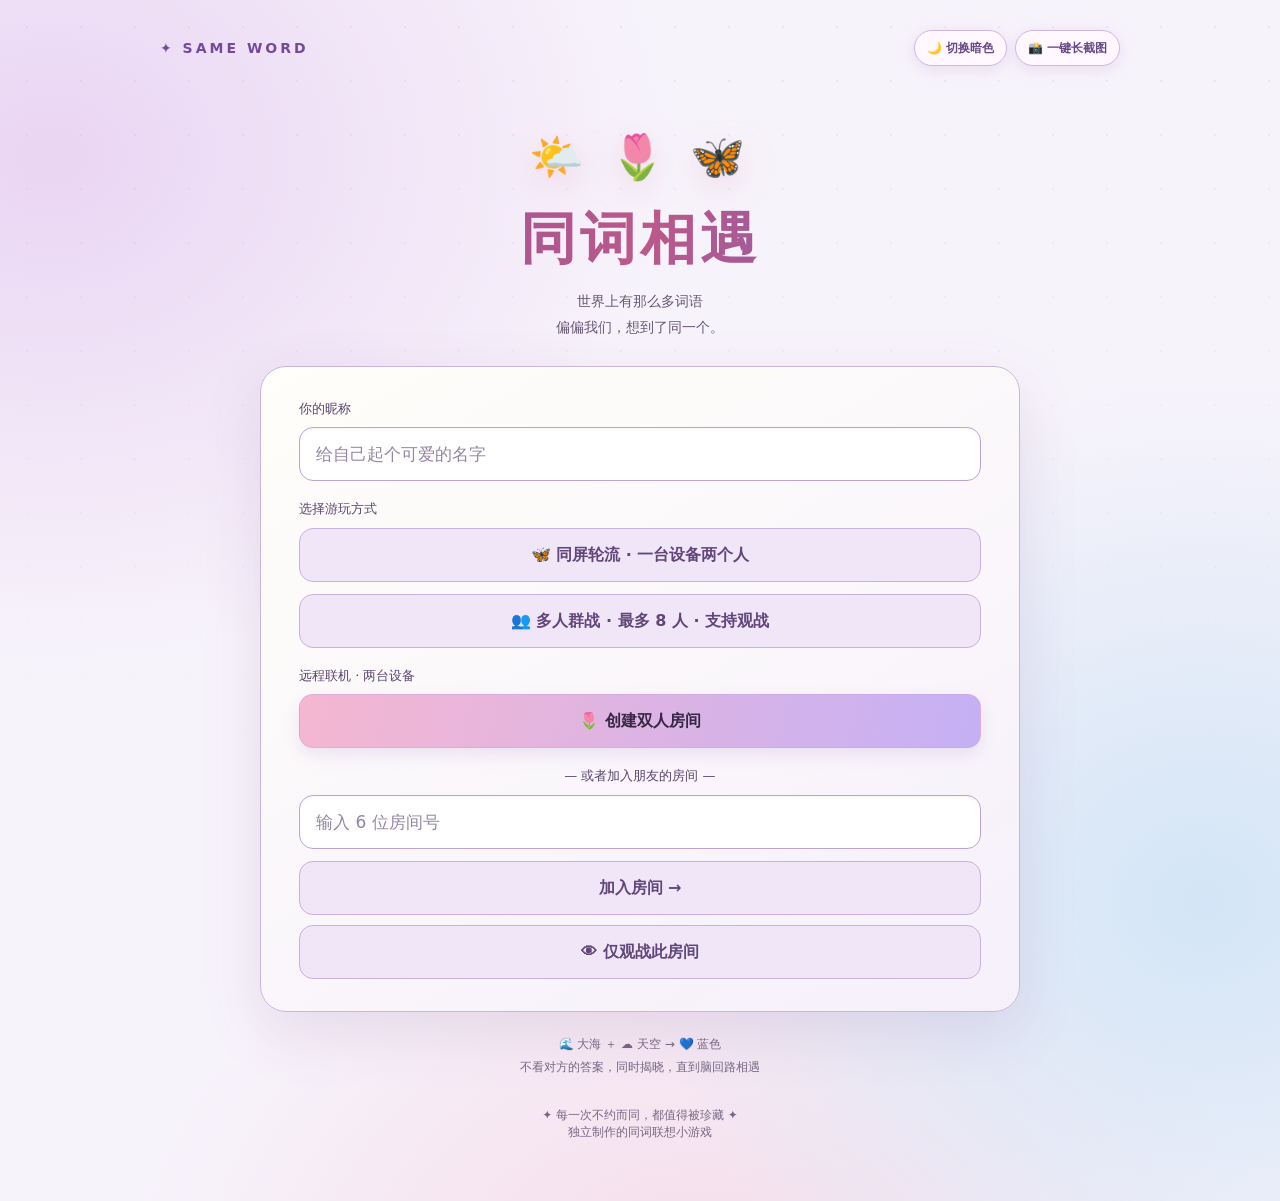
<file: index.html>
<!doctype html>
<html lang="zh-CN"><head><meta charset="UTF-8"><meta name="viewport" content="width=device-width,initial-scale=1,viewport-fit=cover"><meta name="theme-color" content="#110f22"><title>同词相遇 · 让脑电波撞个满怀</title>
<style>
:root{color-scheme:dark;--bg:#100e20;--card:#211d39;--line:#ffffff22;--muted:#aaa5c3;--pink:#ff8fbe;--purple:#9e87ff}*{box-sizing:border-box}body{margin:0;min-height:100dvh;font-family:system-ui,-apple-system,"PingFang SC","Microsoft Yahei",sans-serif;background:radial-gradient(ellipse at 20% 10%,#442758 0,transparent 48%),radial-gradient(ellipse at 85% 65%,#27375c 0,transparent 44%),var(--bg);color:#fff}body:before{content:"";position:fixed;inset:0;pointer-events:none;opacity:.4;background-image:radial-gradient(#ffffff7a 1px,transparent 1px);background-size:48px 48px;mask-image:linear-gradient(#000,transparent)}main{position:relative;width:min(540px,calc(100% - 36px));margin:auto;padding:30px 0 60px}.top{display:flex;align-items:center;justify-content:space-between;gap:15px}.logo{font-size:14px;font-weight:800;letter-spacing:3px;color:#f3a4cb}.pill{border:1px solid var(--line);border-radius:30px;padding:7px 12px;font-size:12px;color:#d8d2ea;background:#ffffff0d}.hero{text-align:center;padding:44px 0 25px}.stars{font-size:39px;margin-bottom:12px;filter:drop-shadow(0 0 20px #e88cfa)}h1{font-size:clamp(36px,9vw,56px);margin:0;font-weight:850;letter-spacing:3px;background:linear-gradient(100deg,#fff,#ffafcd,#b4a1ff);background-clip:text;-webkit-text-fill-color:transparent}.sub{color:#c8c2db;font-size:14px;line-height:1.9;margin-top:16px}.card{background:linear-gradient(140deg,#29233fdd,#19172ddd);border:1px solid var(--line);border-radius:26px;padding:25px;box-shadow:0 24px 60px #0003;backdrop-filter:blur(20px)}.label{font-size:13px;color:#bbb5d2;margin:18px 0 9px}.label:first-child{margin-top:0}input{width:100%;outline:none;background:#120f24;border:1px solid #ffffff30;color:white;font-size:17px;border-radius:14px;padding:15px 16px;font-family:inherit}input:focus{border-color:#c4a0ff;box-shadow:0 0 0 3px #ad89ff20}button{cursor:pointer;font-family:inherit;font-weight:700}button:disabled{opacity:.45;cursor:not-allowed}.btn{display:block;width:100%;border:0;border-radius:14px;padding:15px 16px;font-size:16px;color:#231329;background:linear-gradient(100deg,#ffb0ca,#b5a3ff);transition:transform .15s}.btn:active{transform:scale(.98)}.secondary{background:#ffffff0e;border:1px solid #ffffff32;color:#fff}.split{display:grid;grid-template-columns:1fr 1fr;gap:12px;margin-top:12px}.hint{text-align:center;font-size:12px;line-height:1.9;color:#a8a0bd;margin-top:21px}.hidden{display:none!important}.status{color:#c3bdd5;text-align:center;line-height:1.8;font-size:14px}.roomhead{display:flex;justify-content:space-between;gap:12px;align-items:center}.code{font-size:26px;font-weight:850;letter-spacing:5px;color:#ffd6ec}.smallbtn{border:1px solid #ffffff30;background:#ffffff10;color:#eee;padding:9px 12px;border-radius:11px;font-size:12px}.people{display:flex;gap:10px;margin:20px 0}.person{flex:1;min-width:0;padding:14px 10px;background:#ffffff0c;border:1px solid #ffffff1d;border-radius:13px;text-align:center}.avatar{font-size:26px;margin-bottom:5px}.person strong{display:block;overflow:hidden;text-overflow:ellipsis;white-space:nowrap;font-size:13px}.person span{display:block;color:#aaa5c2;font-size:12px;margin-top:4px}.round{text-align:center;font-size:13px;letter-spacing:2px;color:#c7b1ff;margin:20px 0 8px}.prompt{text-align:center;color:#fff;font-size:24px;font-weight:800;margin:7px 0 15px}.prior{display:flex;align-items:center;justify-content:center;gap:8px;flex-wrap:wrap;margin:9px 0 20px}.wordchip{padding:10px 14px;background:#ffffff12;border:1px solid #ffffff30;border-radius:13px;font-weight:700}.joinnotice{padding:12px;background:#fff1;border:1px solid #ffffff15;border-radius:12px;margin:16px 0;font-size:13px;color:#d6cde3;line-height:1.7}.result{display:flex;align-items:center;gap:12px;margin:18px 0}.result>div{flex:1;padding:18px 8px;border-radius:16px;background:#ffffff12;text-align:center;overflow:hidden}.result small{display:block;color:#bbb1ce;font-size:12px;margin-bottom:8px}.result strong{font-size:22px;overflow-wrap:anywhere}.vs{color:#bca4f5;font-weight:800}.win{text-align:center;padding:12px 0}.win .emoji{font-size:52px}.win h2{font-size:29px;background:linear-gradient(90deg,#ffc5da,#c5b5ff);background-clip:text;-webkit-text-fill-color:transparent}.hist{padding:13px 0;border-top:1px solid #ffffff15;color:#bbb5d0;font-size:13px;display:flex;justify-content:space-between;gap:8px}.footer{text-align:center;font-size:12px;color:#79738b;margin-top:28px}.notice{position:fixed;bottom:18px;left:50%;transform:translateX(-50%);padding:12px 17px;border-radius:12px;background:#f1d5ff;color:#2e1746;box-shadow:0 8px 30px #0008;font-size:13px;z-index:10;max-width:90vw}.anim{animation:float 4s ease-in-out infinite}@keyframes float{50%{transform:translateY(-8px)}}@media(max-width:380px){.card{padding:18px}h1{letter-spacing:1px}.code{font-size:21px}}
.trace-list{display:flex;flex-direction:column;gap:14px;margin-top:16px}.trace-round{padding:14px;border:1px solid #ffffff18;border-radius:18px;background:#ffffff08}.trace-label{font-size:12px;font-weight:700;color:#c7bbde;margin-bottom:10px}.trace-row{display:grid;grid-template-columns:minmax(0,1fr) 22px minmax(0,1fr);gap:10px;align-items:center}.trace-pill{min-width:0;min-height:62px;padding:12px 8px;border-radius:16px;display:flex;align-items:center;justify-content:center;font-weight:800;font-size:19px;line-height:1.35;text-align:center;overflow-wrap:anywhere;box-shadow:inset 0 1px 0 #ffffff55}.trace-pill.left{background:linear-gradient(145deg,#eee7ff,#ded3fa);color:#57447f}.trace-pill.right{background:linear-gradient(145deg,#e6fbfa,#cdf1f0);color:#286d73}.trace-x{text-align:center;font-weight:800;color:#bdb3d3;font-size:19px}.trace-round.matched{border-color:#fbbbdc80;box-shadow:0 0 22px #ef8fc51c}.trace-heading{text-align:center;padding:10px 0 4px}.trace-heading strong{display:block;font-size:20px}.trace-heading span{display:block;font-size:12px;color:#aaa0bd;margin-top:8px}.trace-round.current{margin:16px 0}.trace-round.current .trace-pill{min-height:74px;font-size:22px}@media(max-width:380px){.trace-row{gap:5px;grid-template-columns:minmax(0,1fr) 18px minmax(0,1fr)}.trace-pill{min-height:54px;font-size:16px;padding:10px 5px}}
/* Unified round-by-round answer cards */
.trace-list{display:flex;flex-direction:column;gap:13px;margin-top:15px}.trace-round{background:#ffffff08;border:1px solid #ffffff17;border-radius:18px;padding:14px}.trace-round-label{font-size:12px;color:#c4b9d9;font-weight:700;margin-bottom:10px}.trace-row{display:grid;grid-template-columns:minmax(0,1fr) 25px minmax(0,1fr);gap:9px;align-items:center}.trace-pill{border-radius:15px;min-height:59px;padding:11px 8px;display:flex;align-items:center;justify-content:center;font-weight:800;font-size:19px;text-align:center;overflow-wrap:anywhere;word-break:break-word}.trace-pill.left{background:linear-gradient(140deg,#eee6ff,#ded6fa);color:#584489}.trace-pill.right{background:linear-gradient(140deg,#dffff9,#d5f2f0);color:#28747a}.trace-x{text-align:center;color:#bbb0d1;font-size:20px;font-weight:800}.trace-header{text-align:center;padding:12px 0 5px}.trace-header strong{display:block;font-size:21px}.trace-header span{display:block;color:#b6aac9;font-size:12px;margin-top:7px}.trace-match{border-color:#ffb0d58c;box-shadow:0 0 20px #ffa5d21c}.trace-match .trace-pill{box-shadow:0 0 0 2px #ffffff40 inset}@media(max-width:420px){.trace-round{padding:11px}.trace-pill{font-size:16px;min-height:53px}.trace-row{gap:6px;grid-template-columns:minmax(0,1fr) 20px minmax(0,1fr)}}

/* Theme and screenshot controls */
:root{--ambient-1:#442758;--ambient-2:#27375c;--panel-a:#29233fdd;--panel-b:#19172ddd;--field:#120f24;--ink:#fff;--secondary-ink:#c8c2db}
body{background:radial-gradient(ellipse at 20% 10%,var(--ambient-1) 0,transparent 48%),radial-gradient(ellipse at 85% 65%,var(--ambient-2) 0,transparent 44%),var(--bg);color:var(--ink)}
.card{background:linear-gradient(140deg,var(--panel-a),var(--panel-b))}
input{background:var(--field);color:var(--ink)}.sub{color:var(--secondary-ink)}
.top{flex-wrap:wrap}.top-actions{display:flex;align-items:center;gap:8px;flex-wrap:wrap}.toolbtn{border:1px solid var(--line);border-radius:24px;padding:9px 12px;background:#ffffff14;color:var(--ink);font-size:12px;white-space:nowrap}
html[data-theme="light"]{color-scheme:light;--bg:#f7f4ff;--ambient-1:#ecdef9;--ambient-2:#e5eafa;--panel-a:#fffffff7;--panel-b:#f4f0fff7;--field:#fff;--ink:#352a4a;--secondary-ink:#726884;--line:#75639730}
html[data-theme="light"] .pill{color:#645979;background:#ffffff88}
html[data-theme="light"] .label,html[data-theme="light"] .round,html[data-theme="light"] .trace-label,html[data-theme="light"] .trace-round-label{color:#66577e}
html[data-theme="light"] .hint,html[data-theme="light"] .status,html[data-theme="light"] .footer,html[data-theme="light"] .trace-heading span,html[data-theme="light"] .trace-header span{color:#817390}
html[data-theme="light"] .prompt,html[data-theme="light"] .trace-heading strong{color:#382e4e}
html[data-theme="light"] .card{border-color:#786b982e;box-shadow:0 18px 48px #59417c18}
html[data-theme="light"] .secondary,html[data-theme="light"] .smallbtn,html[data-theme="light"] .toolbtn{background:#eee7fb;color:#4f4165;border-color:#b9a8d64d}
html[data-theme="light"] .person,html[data-theme="light"] .wordchip,html[data-theme="light"] .trace-round{background:#f1edfa;border-color:#c7badf55}
html[data-theme="light"] .joinnotice{background:#f3ecfb;border-color:#d1c6e855;color:#695b7b}
html[data-theme="light"] .person span,html[data-theme="light"] .trace-x{color:#857791}
html[data-theme="light"] .hist{color:#655977;border-color:#d3c7e9}
html[data-theme="light"] .code{color:#9d5298}
html[data-theme="light"] .pill,html[data-theme="light"] input{border-color:#cbbddd}
html[data-theme="light"] .win h2{background-image:linear-gradient(90deg,#c45b8e,#7754ae)}
html[data-theme="light"] body:before{opacity:.15}
@media(max-width:460px){.top{justify-content:center}.top-actions{justify-content:center}.pill{display:none}main{padding-top:17px}}

/* Word-card legibility and action placement */
.trace-row .trace-pill,.trace-list .trace-pill{display:flex!important;visibility:visible!important;opacity:1!important;font-size:clamp(16px,4.2vw,22px)!important;line-height:1.45!important;font-weight:800!important;text-align:center!important;white-space:normal!important;overflow-wrap:anywhere!important}
.trace-row .trace-pill.left{color:#513e85!important;-webkit-text-fill-color:#513e85!important;background:#e8e0fa!important}
.trace-row .trace-pill.right{color:#286d73!important;-webkit-text-fill-color:#286d73!important;background:#d9f5f3!important}
.trace-row .trace-x{color:#b0a5c9!important;-webkit-text-fill-color:#b0a5c9!important}
.trace-row .trace-pill span{color:inherit!important;-webkit-text-fill-color:inherit!important}
.trace-label,.trace-round-label{font-weight:750;color:var(--ink);margin-bottom:10px}
.action-first{margin:3px 0 18px!important;position:relative;z-index:1}

/* Refined atmospheric surfaces: lavender dawn / deep midnight */
html[data-theme="dark"]{--bg:#0c1026;--ambient-1:#513363;--ambient-2:#243960;--panel-a:#29233ff0;--panel-b:#17182ff2}
html[data-theme="light"]{--bg:#fcfaff;--ambient-1:#f2dff5;--ambient-2:#dceffa;--panel-a:#fffefaef;--panel-b:#f7f2fff0}
body{background:
radial-gradient(ellipse 48% 36% at 9% 8%,var(--ambient-1),transparent 100%),
radial-gradient(ellipse 44% 38% at 92% 66%,var(--ambient-2),transparent 100%),
radial-gradient(ellipse 45% 34% at 55% 100%,#51406a30,transparent 100%),
var(--bg);background-attachment:fixed}
body:before{opacity:.3;background-image:radial-gradient(circle,#c8bfff99 1px,transparent 1.4px);background-size:54px 54px;mask-image:linear-gradient(180deg,#000b,transparent 95%)}
html[data-theme="light"] body:before{opacity:.22;background-image:radial-gradient(circle,#9379bfab 1px,transparent 1.5px)}
.card{border:1px solid var(--line);box-shadow:0 22px 65px #0505143e,inset 0 1px 0 #ffffff14}
html[data-theme="light"] .card{box-shadow:0 22px 65px #70548b1e,inset 0 1px 0 #fff}
.trace-round{box-shadow:inset 0 1px 0 #ffffff0c}
html[data-theme="light"] .trace-round{background:linear-gradient(140deg,#ffffffd9,#f1eaffc9)}
.trace-pill{box-shadow:inset 0 2px 0 #ffffffa0,0 4px 14px #100c2a13}
.btn{box-shadow:0 7px 22px #bd95ea24}

/* Adaptive decoration and wide, full-page captures */
:root{--accent:#c8abff;--icon-tone:#e4c5ff;--hairline:#ffffff25}
html[data-theme="light"]{--accent:#8868bb;--icon-tone:#a274bf;--hairline:#b59acb61}
.top .logo{color:var(--icon-tone)}
.toolbtn{display:inline-flex;align-items:center;justify-content:center;gap:6px;transition:background .2s,box-shadow .2s,transform .2s}
.toolbtn:hover{transform:translateY(-1px);box-shadow:0 4px 16px #8161ae29}
html[data-theme="light"] .toolbtn{box-shadow:inset 0 1px 0 #fff,0 3px 12px #896bac15}
html[data-theme="light"] .stars{filter:drop-shadow(0 5px 13px #e4a1cc77)}
html[data-theme="dark"] .stars{filter:drop-shadow(0 0 19px #b78fff95)}
html[data-theme="light"] .person{box-shadow:inset 0 1px #fff}
html[data-theme="light"] .wordchip{color:#6c4b8d;background:#f1e9ff}
html[data-theme="light"] .trace-label,html[data-theme="light"] .trace-round-label{color:#77648f}
html[data-theme="light"] .code{color:#ad68ae}
html[data-theme="light"] .btn{background:linear-gradient(110deg,#ffd4e6,#ded1ff);color:#493254}
html[data-theme="dark"] .btn{background:linear-gradient(110deg,#ffb2cf,#b6a4ff)}
html[data-theme="light"] .smallbtn:hover{background:#e2d6f5}
body[data-capturing="true"] .top-actions{visibility:visible}
@media(min-width:850px){main{width:min(760px,calc(100% - 80px));max-width:none}.hero{padding-top:56px}.card{padding:32px 38px}}
@media(min-width:1300px){main{width:min(810px,calc(100% - 100px))}}

/* Delicate theme-aware iconography */
html[data-theme="light"] .stars{font-family:Georgia,'Times New Roman',serif;font-weight:400;letter-spacing:.28em;color:#ac83c9;font-size:40px;filter:drop-shadow(0 6px 12px #b985d433)}
html[data-theme="light"] .logo{letter-spacing:.17em;color:#9062ad}
html[data-theme="light"] .toolbtn{color:#795a9f}
html[data-theme="light"] .top-actions{filter:drop-shadow(0 2px 9px #cda7de22)}
html[data-theme="light"] .trace-pill.left,html[data-theme="light"] .trace-pill.right{box-shadow:inset 0 1px 0 #ffffffb5,0 8px 18px #9d83bd18}

/* Light theme contrast refinement: lavender ink + rose accents */
html[data-theme="light"]{--bg:#f5f1fc;--ambient-1:#e9d6f4;--ambient-2:#d6e5f6;--panel-a:#fffefd;--panel-b:#f5effd;--ink:#342747;--secondary-ink:#65577c;--field:#ffffff;--line:#8d73b43b}
html[data-theme="light"] body{background:radial-gradient(ellipse 48% 42% at 4% 13%,#ead5f3 0,transparent 100%),radial-gradient(ellipse 44% 43% at 94% 75%,#d3e5f6 0,transparent 100%),radial-gradient(ellipse 45% 40% at 55% 110%,#f5dbe9 0,transparent 100%),#f7f3fb;color:#352947}
html[data-theme="light"] body:before{opacity:.19;background-image:radial-gradient(#a38bc4 1px,transparent 1.5px)}
html[data-theme="light"] h1{background:linear-gradient(105deg,#8e509b,#bb598a 51%,#725bb8)!important;background-clip:text!important;-webkit-background-clip:text!important;color:#99598e!important;-webkit-text-fill-color:transparent!important;text-shadow:none}
html[data-theme="light"] .stars{color:#8052ad!important;filter:none!important;text-shadow:0 4px 16px #af86d04a}
html[data-theme="light"] .logo{color:#744a9c;font-weight:850}
html[data-theme="light"] .sub{color:#675875;font-weight:500}
html[data-theme="light"] .card{background:linear-gradient(150deg,#fffefa,#f6f0fb);border:1px solid #cbb6db;box-shadow:0 20px 60px #6c438520,inset 0 1px #fff}
html[data-theme="light"] .label{color:#5a456f;font-weight:650}
html[data-theme="light"] input{background:#fff;color:#342848;border:1.5px solid #bba5d5;box-shadow:inset 0 1px 3px #604a7010}
html[data-theme="light"] input::placeholder{color:#9486a3;opacity:1}
html[data-theme="light"] input:focus{border-color:#8a5fc1;box-shadow:0 0 0 3px #a779d22a}
html[data-theme="light"] .btn{background:linear-gradient(105deg,#f5b7d1,#c5b0f5)!important;color:#372745!important;border:1px solid #bfa0df65;box-shadow:0 7px 16px #9d70c727}
html[data-theme="light"] .btn.secondary{background:#f0e6f8!important;border:1px solid #c8b0df;color:#62467a!important;box-shadow:none}
html[data-theme="light"] .btn:hover{filter:brightness(.985)}
html[data-theme="light"] .toolbtn,html[data-theme="light"] .smallbtn{background:#fff9ff;color:#664886;border:1px solid #ccb7e0;box-shadow:0 4px 12px #987ab419}
html[data-theme="light"] .hint,html[data-theme="light"] .status,html[data-theme="light"] .footer{color:#786785}
html[data-theme="light"] .wordchip{background:#eae0f7;color:#62447e;border:1px solid #c8b4e0}
html[data-theme="light"] .trace-round{background:#f9f5fe;border:1px solid #dccce9;box-shadow:none}
html[data-theme="light"] .joinnotice{background:#eee6f7;color:#614c76;border-color:#d8c6e8}
html[data-theme="light"] .person{background:#f1eaf8;color:#4f3e63;border-color:#d4c2e5}
html[data-theme="light"] .trace-heading strong,html[data-theme="light"] .prompt{color:#403053}
html[data-theme="light"] .trace-heading span,html[data-theme="light"] .trace-label,html[data-theme="light"] .trace-round-label{color:#735f87}
html[data-theme="light"] .trace-pill.left{background:#e7ddfa!important;color:#564080!important;-webkit-text-fill-color:#564080!important}
html[data-theme="light"] .trace-pill.right{background:#d6f0ed!important;color:#24696d!important;-webkit-text-fill-color:#24696d!important}

/* Large completion illustration: keep the winning word only in the final timeline card */
.win{padding:24px 8px 18px;text-align:center}
.win .emoji{font-size:52px;line-height:1.5;letter-spacing:.16em;filter:drop-shadow(0 4px 16px #d599ff50)}
.win h2{font-size:clamp(27px,5vw,36px);margin:15px 0;font-weight:850;line-height:1.3}
.win .status{font-size:14px;margin:16px 0 28px;line-height:2}
#won .btn,#localWin .btn{margin:24px 0 8px}
html[data-theme="light"] .win .emoji{font-family:Georgia,'Times New Roman',serif;color:#a26bbc;filter:none}
html[data-theme="light"] .win h2{background:none!important;color:#9c5492!important;-webkit-text-fill-color:#9c5492!important}

/* Colorful, theme-specific illustrations — not monochrome glyphs */
html[data-theme="light"] .stars{font-family:system-ui,'Apple Color Emoji','Segoe UI Emoji',sans-serif!important;letter-spacing:.14em!important;font-size:clamp(30px,6vw,44px)!important;color:inherit!important;filter:drop-shadow(0 9px 15px #e6a4bb55)!important;text-shadow:none!important;white-space:nowrap}
html[data-theme="dark"] .stars{font-family:system-ui,'Apple Color Emoji','Segoe UI Emoji',sans-serif;letter-spacing:.12em;white-space:nowrap}
html[data-theme="light"] .win .emoji{font-family:system-ui,'Apple Color Emoji','Segoe UI Emoji',sans-serif!important;font-size:clamp(42px,8vw,62px);letter-spacing:.12em;filter:drop-shadow(0 8px 15px #eda6cf55)!important}
html[data-theme="light"] .btn{font-weight:750}

/* Night hero: balanced luminous moon-and-stars motif */
html[data-theme="dark"] .stars{font-family:system-ui,'Apple Color Emoji','Segoe UI Emoji',sans-serif!important;font-size:clamp(33px,6vw,46px)!important;letter-spacing:.13em!important;line-height:1.6;filter:drop-shadow(0 6px 16px #b99cff55)!important;white-space:nowrap}
html[data-theme="dark"] .hero h1{letter-spacing:.07em}

/* Small-screen rendering and accessibility optimizations */
@media(prefers-reduced-motion:reduce){.anim{animation:none!important}.btn,.toolbtn{transition:none!important}*{scroll-behavior:auto!important}}
@media(max-width:600px){.card{backdrop-filter:none;-webkit-backdrop-filter:none}body{background-attachment:scroll}}

/* Theme invariant layout metrics: colors and icons change, geometry does not. */
.hero .stars,html[data-theme="light"] .hero .stars,html[data-theme="dark"] .hero .stars{
font-family:system-ui,'Apple Color Emoji','Segoe UI Emoji',sans-serif!important;
font-size:clamp(33px,6vw,44px)!important;
line-height:1.6!important;
letter-spacing:.13em!important;
font-weight:400!important;
margin-bottom:12px!important;
min-height:1.6em;
}
.hero h1,html[data-theme="light"] .hero h1,html[data-theme="dark"] .hero h1{
font-size:clamp(36px,9vw,56px)!important;
line-height:1.2!important;
letter-spacing:.07em!important;
margin:0!important;
}
.hero .sub,html[data-theme="light"] .hero .sub,html[data-theme="dark"] .hero .sub{
font-size:14px!important;line-height:1.9!important;margin-top:16px!important;
}

/* Theme-neutral typography and icon geometry. Theme CSS only controls colors/effects. */
html[data-theme="light"] .logo,html[data-theme="dark"] .logo{font-size:14px!important;font-weight:800!important;letter-spacing:3px!important;line-height:1.35!important}
html[data-theme="light"] .sub,html[data-theme="dark"] .sub{font-size:14px!important;font-weight:400!important;line-height:1.9!important}
html[data-theme="light"] .label,html[data-theme="dark"] .label{font-size:13px!important;font-weight:400!important;line-height:1.5!important}
html[data-theme="light"] .btn,html[data-theme="dark"] .btn{font-size:16px!important;font-weight:700!important;line-height:normal!important}
html[data-theme="light"] .toolbtn,html[data-theme="dark"] .toolbtn{font-size:12px!important;font-weight:700!important;line-height:1.35!important}
html[data-theme="light"] .person .avatar,html[data-theme="dark"] .person .avatar{font-size:26px!important;line-height:1.35!important}
html[data-theme="light"] .win .emoji,html[data-theme="dark"] .win .emoji{font-family:system-ui,'Apple Color Emoji','Segoe UI Emoji',sans-serif!important;font-size:clamp(42px,8vw,62px)!important;line-height:1.5!important;letter-spacing:.12em!important;font-weight:400!important}

/* Light/dark mode must never change control geometry. Keep theme colors. */
html[data-theme="light"] input,html[data-theme="dark"] input,
html[data-theme="light"] textarea,html[data-theme="dark"] textarea{
box-sizing:border-box!important;border-width:1px!important;border-style:solid!important;
min-height:54px!important;padding:15px 16px!important;line-height:22px!important;
}
html[data-theme="light"] .btn,html[data-theme="dark"] .btn{
box-sizing:border-box!important;border-width:1px!important;border-style:solid!important;
min-height:54px!important;padding:15px 16px!important;line-height:22px!important;
}
html[data-theme="light"] .toolbtn,html[data-theme="dark"] .toolbtn,
html[data-theme="light"] .smallbtn,html[data-theme="dark"] .smallbtn{
box-sizing:border-box!important;border-width:1px!important;border-style:solid!important;
}

.room-tip{display:inline-flex;align-items:center;justify-content:center;width:19px;height:19px;margin-left:6px;border-radius:50%;border:1px solid currentColor;background:transparent;color:inherit;font-size:12px;font-weight:700;vertical-align:middle;cursor:help;padding:0}.room-tip:focus-visible{outline:2px solid #b99cff;outline-offset:2px}.room-tip-wrap{position:relative;display:inline-flex;align-items:center}.room-tip-text{display:none;position:absolute;z-index:10;top:calc(100% + 9px);left:0;width:min(300px,80vw);padding:11px 13px;border:1px solid #9f88bd70;border-radius:12px;background:#302943;color:#f9f3ff;font-size:12px;line-height:1.65;font-weight:400;letter-spacing:normal;box-shadow:0 12px 26px #0004}.room-tip-wrap:focus-within .room-tip-text,.room-tip-wrap:hover .room-tip-text{display:block}html[data-theme="light"] .room-tip-text{background:#fffafc;color:#604875;border-color:#d6c0e4}

.room-tip{position:relative;display:inline-flex;align-items:center;justify-content:center;width:21px;height:21px;margin-left:6px;border:1px solid #2c9c59;border-radius:50%;background:linear-gradient(160deg,#a6ffbd 0%,#43d67b 44%,#15964e 100%);color:#fff;font-size:13px;font-weight:850;line-height:1;box-shadow:inset 0 2px 2px #ffffff87,inset 0 -2px 2px #075b3260,0 3px 8px #269c5870;cursor:pointer;padding:0;text-shadow:0 1px 1px #146f40}
.room-tip::before{content:"";position:absolute;top:2px;left:4px;right:4px;height:4px;border-radius:100%;background:#ffffff6b;pointer-events:none}
.room-tip:hover{filter:brightness(1.06)}
.room-tip-wrap{position:relative;display:inline-flex;align-items:center}
.room-tip-text{display:none;position:absolute;z-index:30;top:calc(100% + 9px);left:0;width:min(300px,80vw);padding:11px 13px;border:1px solid #9f88bd70;border-radius:12px;background:#302943;color:#f9f3ff;font-size:12px;line-height:1.65;font-weight:400;letter-spacing:normal;box-shadow:0 12px 26px #0004}
.room-tip-wrap:hover .room-tip-text,.room-tip-wrap:focus-within .room-tip-text{display:block}
html[data-theme="light"] .room-tip-text{background:#fffafc;color:#604875;border-color:#d6c0e4}

/* Keep the double-mode header aligned to the group-mode header, independently of card width. */
@media(min-width:741px){.top{position:relative;width:min(960px,calc(100vw - 36px));margin-left:50%;transform:translateX(-50%)}}

/* Unified brand alignment on all pages, including screenshot clones. */
.top,.head{box-sizing:border-box!important;width:min(960px,calc(100vw - 36px))!important;max-width:none!important;margin-left:50%!important;transform:translateX(-50%)!important;justify-content:space-between!important}
.top .logo,.head .head-logo{font-family:system-ui,-apple-system,"PingFang SC","Microsoft YaHei",sans-serif!important;font-size:14px!important;font-weight:800!important;letter-spacing:3px!important;line-height:1.35!important;white-space:nowrap!important;flex-shrink:0!important;text-align:left!important}
@media(max-width:740px){.top,.head{justify-content:space-between!important}.top .logo,.head .head-logo{font-size:12px!important;letter-spacing:2px!important}}
</style><script src="/sameword-shared.js"></script></head><body><main><header class="top"><div class="logo">✦ SAME WORD</div><div class="top-actions"><button id="themeSwitch" class="toolbtn" type="button" aria-label="切换明暗模式">☀️ 亮色模式</button><button id="capturePage" class="toolbtn" type="button">📸 一键长截图</button></div></header>
<section id="home"><div class="hero"><div class="stars anim">🌙 ✨ 🌟</div><h1>同词相遇</h1><div class="sub">世界上有那么多词语<br>偏偏我们，想到了同一个。</div></div><div class="card"><div class="label">你的昵称</div><input id="name" maxlength="16" placeholder="给自己起个可爱的名字" autocomplete="nickname"><div class="label">选择游玩方式</div><button class="btn secondary" id="localStart" style="margin-bottom:12px">✦ 同屏轮流 · 一台设备两个人</button><a href="./group.html?v=20261102-3" onclick="this.href='./group.html?v='+Date.now()" class="btn secondary" style="margin:0 0 16px;text-decoration:none;text-align:center">👥 多人群战 · 最多 8 人 · 支持观战</a><div class="label">远程联机 · 两台设备</div><button class="btn" id="create" type="button" onclick="window.startSameWordCreate()">✧ 创建双人房间</button><div class="label" style="text-align:center">— 或者加入朋友的房间 —</div><input id="joincode" maxlength="8" placeholder="输入 6 位房间号" autocapitalize="characters"><button class="btn secondary" id="join" style="margin-top:12px">加入房间 →</button><button class="btn secondary" id="watchJoin" style="margin-top:10px">👁 仅观战此房间</button></div><div class="hint">🌊 大海 ＋ ☁️ 天空 → 💙 蓝色<br>不看对方的答案，同时揭晓，直到脑回路相遇</div></section>
<section id="game" class="hidden"><div class="hero" style="padding:25px 0 15px"><div class="stars" style="font-size:27px">✨ 💞 ✨</div><h1 style="font-size:38px">同词相遇</h1></div><div class="card"><div class="roomhead"><div><div class="label">你们的房间号 <span class="room-tip-wrap"><button class="room-tip" type="button" aria-label="房主返回说明" aria-describedby="host-return-tip">i</button><span class="room-tip-text" id="host-return-tip" role="tooltip">原房主在同一浏览器重新输入原房间号，可以尝试恢复房主身份。若双方断线，另一位玩家需要重新加入。</span></span></div><div class="code" id="roomcode"></div></div><div style="display:flex;gap:7px;flex-wrap:wrap;justify-content:flex-end"><button class="smallbtn" id="copy">🔗 邀请好友</button><button class="smallbtn" id="copyWatch">👁 观战链接</button></div></div><div class="people"><div class="person"><div class="avatar">🪐</div><strong id="p1">你</strong><span id="s1">已加入</span></div><div class="person"><div class="avatar">🌷</div><strong id="p2">等待另一位</strong><span id="s2">等待加入</span></div></div><div id="waiting" class="joinnotice">把邀请链接发给 TA。对方加入后，即可一起开始联想。</div>
<div id="play" class="hidden"><div class="round" id="round">ROUND 01</div><div class="prompt" id="prompt">想到什么，就写什么</div><div class="prior hidden" id="prior"></div><div id="entry"><input id="word" maxlength="24" placeholder="输入一个词语..." autocomplete="off"><button id="submit" class="btn" style="margin-top:12px">🔮 锁定我的答案</button><p class="status" id="progress">写好后提交，双方提交才会揭晓</p></div><div id="reveal" class="hidden"><button id="next" class="btn action-first">继续联想 →</button><p id="nextwait" class="status hidden">等待房主开启下一轮...</p><div class="trace-round current"><div class="trace-label" id="onlineCurrentRound">本轮揭晓</div><div class="trace-row"><div class="trace-pill left" id="rword1"></div><div class="trace-x">×</div><div class="trace-pill right" id="rword2"></div></div></div><div class="joinnotice" id="revealmsg"></div></div><div id="won" class="win hidden"><div class="emoji">🎉 💗 🎉</div><h2>我们，同频啦！</h2><p class="status" id="winsummary"></p><button id="again" class="btn">再玩一次 ✦</button></div><div id="historybox" class="hidden"><div class="trace-heading"><strong id="historyTitle">我们的相遇轨迹</strong><span id="historyCaption">每一次联想，都在靠近彼此</span></div><div id="history" class="trace-list"></div></div></div><button id="leave" class="smallbtn" style="width:100%;margin-top:20px">退出房间</button></div></section><section id="spectate" class="hidden"><div class="hero" style="padding:25px 0 8px"><div class="stars">🌙 ✨ 🌟</div><h1 style="font-size:36px">观战中</h1><div class="sub">只看揭晓后的答案 · 不占参赛名额</div></div><div class="card"><div class="roomhead"><div><div class="label">双人房间</div><div class="code" id="spectateCode"></div></div><span class="pill">👁 观战</span></div><p id="spectateStatus" class="joinnotice">正在连接房间…</p><div class="trace-heading"><strong>相遇轨迹</strong><span id="spectateRound">等待第一轮揭晓</span></div><div id="spectateHistory" class="trace-list"></div><button id="spectateExit" class="smallbtn" style="width:100%;margin-top:22px">退出观战</button></div></section><section id="localGame" class="hidden"><div class="hero" style="padding:30px 0 18px"><div class="stars">🎭 💗 ✨</div><h1 style="font-size:38px">同词相遇</h1><div class="sub">同屏轮流 · 交替输入 · 同时揭晓</div></div><div class="card"><div class="round" id="localRound">ROUND 01</div><div class="prompt" id="localGuide">准备好了吗？</div><div class="prior" id="localPrior"></div><div id="localEntry"><div class="joinnotice" id="localPrivacy">玩家一作答时，玩家二请暂时移开视线。</div><input id="localWord" maxlength="24" placeholder="输入你想到的词语…" autocomplete="off"><button id="localSubmit" class="btn" style="margin-top:12px">🔮 锁定答案</button></div><div id="localReveal" class="hidden"><button class="btn action-first" id="localNext">继续 →</button><div class="trace-round current"><div class="trace-label" id="localCurrentRound">本轮揭晓</div><div class="trace-row"><div class="trace-pill left" id="localA"></div><div class="trace-x">×</div><div class="trace-pill right" id="localB"></div></div></div><div class="joinnotice" id="localMessage"></div></div><div id="localWin" class="win hidden"><div class="emoji" id="localWinIcon">✦</div><h2 id="localWinTitle">我们，同频啦！</h2><p class="status" id="localWinText"></p><button class="btn" id="localPlayAgain">再玩一次 ✦</button></div><div id="localHistoryWrap" class="hidden"><div class="trace-heading"><strong id="localHistoryTitle">我们的相遇轨迹</strong><span id="localHistoryCaption">每一次联想，都在靠近彼此</span></div><div id="localHistory" class="trace-list"></div></div><button class="smallbtn" id="localExit" style="width:100%;margin-top:20px">退出同屏游戏</button></div></section><div class="footer">✦ 每一次不约而同，都值得被珍藏 ✦<br>独立制作的同词联想小游戏</div></main><div id="toast" class="notice hidden"></div>
<script>
window.startSameWordCreate=function(){const b=document.getElementById('create');if(b)b.textContent='⏳ 正在创建房间…';if(typeof window.__createDoubleRoom==='function'){try{Promise.resolve(window.__createDoubleRoom()).catch(e=>{alert('创建房间异常：'+e.message);if(b)b.textContent='✨ 创建双人房间'})}catch(e){alert('创建房间异常：'+e.message)}}else{alert('双人游戏初始化未完成，请刷新。若再次出现请将控制台报错发给我。');if(b)b.textContent='✨ 创建双人房间'}};
window.loadGameLibrary=(function(){
const pending={};
return function(name,url){
if(window[name])return Promise.resolve();
if(pending[name])return pending[name];
const urls=name==='Peer'?['https://cdn.jsdelivr.net/npm/peerjs@1.5.5/dist/peerjs.min.js','https://unpkg.com/peerjs@1.5.5/dist/peerjs.min.js']:[url];
pending[name]=new Promise((resolve,reject)=>{
let index=0;
function attempt(){
if(index>=urls.length){reject(new Error('所有组件源均无法访问'));return}
const el=document.createElement('script');el.src=urls[index++];el.async=true;
el.onload=()=>window[name]?resolve():attempt();el.onerror=attempt;
document.head.appendChild(el)
}attempt()
}).catch(e=>{delete pending[name];throw e});
return pending[name]
}
})();
</script><script>

// In the screenshot clone only: replace native form controls with inert text surfaces.
// Native input value/placeholder rendering in html2canvas can create unwanted bands.


const SAYINGS={
first:['想到什么，就写什么','让直觉先出发','第一眼浮现的词，就是答案','我们的默契从这里开始','别犹豫，写下脑海里的第一个词'],
next:['从上一轮的词里，寻找交集','再拐一个弯，也许就相遇了','试着找到两个词的共同秘密','两条思路，能否汇成一条？','沿着彼此的联想继续靠近','想想它们共享的颜色、场景或情绪'],
miss:['只差一点点，再试一次！','脑电波正在寻找彼此的频率','这次擦肩而过，下次也许就相遇','不约而同，还差最后一小步','沿着这两个词，继续探索共同点'],
win:['我们，同频啦！','你们的脑回路相遇了！','默契满格，撞词成功！','这么巧，想到一起啦！','同一瞬间，同一个答案！'],
winSub:['世界上这么多词，偏偏遇见了同一个。','两条脑回路，终于连成了一颗心。','这份不约而同，值得好好收藏。','第 {round} 轮，两颗心想到了一起。']
};
function say(kind,n){const items=SAYINGS[kind];return items[(Math.max(1,n)-1)%items.length]}
function fmtSay(t,round){return t.replaceAll('{round}',String(round))}
function themeSymbol(kind){const light=document.documentElement.dataset.theme==='light';return light?(kind==='win'?'🎊 💖 🎊':'🌸 🦋 🌸'):(kind==='win'?'🎉 💗 🎉':'✨ 💞 ✨')}

const makeTraceCard=(a,b,n,matched)=>{const card=document.createElement('div');card.className='trace-round'+(matched?' trace-match':'');const label=document.createElement('div');label.className='trace-round-label';label.textContent='第 '+n+' 轮'+(matched?' · ✨ 默契相遇':'');const row=document.createElement('div');row.className='trace-row';for(const [cls,value] of [['trace-pill left',a],['trace-x','×'],['trace-pill right',b]]){const part=document.createElement('div');part.className=cls;part.textContent=value;row.append(part)}card.append(label,row);return card};
(()=>{'use strict';
const $=id=>document.getElementById(id), qs=new URLSearchParams(location.search);
let peer=null,conn=null,host=false,code='',myName='',other='',answers={},history=[],round=1,phase='entry',ready=false,localSubmitted=false,online=false,spectating=false,mySubmittedWord='';const spectators=new Map();
const safe=s=>String(s||'').trim(), msg=s=>{const t=$('toast');t.textContent=s;t.classList.remove('hidden');setTimeout(()=>t.classList.add('hidden'),3300)};
const view=(id,on)=>$(id).classList.toggle('hidden',!on);
const norm=s=>safe(s).normalize('NFKC').toLocaleLowerCase('zh-CN').replace(/\s+/g,'');
const roomid=c=>'sameword-match-'+c.toLowerCase();const ROOM_PROTOCOL_VERSION=3;
const ownerKey=c=>'sameword-owner-'+c;
const isOwner=c=>{try{return localStorage.getItem(ownerKey(c))==='1'}catch(e){return false}};
const markOwner=c=>{try{localStorage.setItem(ownerKey(c),'1')}catch(e){}};

const rand=()=>{const bytes=new Uint8Array(6);if(window.crypto?.getRandomValues)crypto.getRandomValues(bytes);else for(let i=0;i<6;i++)bytes[i]=Math.floor(Math.random()*256);return Array.from(bytes,b=>'ABCDEFGHJKLMNPQRSTUVWXYZ23456789'[b%32]).join('')};
function leave(){const b=document.getElementById('create');if(b){b.textContent='🌷 创建双人房间';b.dataset.loading='0';b.disabled=false}mySubmittedWord='';spectators.forEach(c=>{try{c.send({type:'closed'})}catch(e){}c.close()});spectators.clear();spectating=false;view('spectate',false);renderedHistoryKey='';if(conn)conn.close();if(peer)peer.destroy();peer=conn=null;host=false;online=false;history=[];answers={};round=1;phase='entry';ready=false;localSubmitted=false;view('home',true);view('game',false);window.history.replaceState(null,'',location.pathname); }
function initRoom(){const b=document.getElementById('create');if(b){b.textContent='🌷 创建双人房间';b.dataset.loading='0';b.disabled=false}mySubmittedWord='';renderedHistoryKey='';view('home',false);view('game',true);$('roomcode').textContent=code;$('p1').textContent=host?myName:'房主';$('p2').textContent=host?'等待另一位':myName;$('s1').textContent=host?'已就绪':'连接中';$('s2').textContent=host?'等待加入':'连接中';view('waiting',true);view('play',false);window.history.replaceState(null,'',location.pathname+'?room='+encodeURIComponent(code));}
function link(watch=false){return location.origin+location.pathname+'?room='+encodeURIComponent(code)+(watch?'&watch=1':'')}
function send(x){if(conn&&conn.open)conn.send(x)}
function publicState(){return {type:'watch-state',version:ROOM_PROTOCOL_VERSION,round,phase,history,hostName:myName,guestName:other,ready}}
function broadcastWatch(){const data=publicState();spectators.forEach(c=>{if(c.open)c.send(data)})}
function snapshot(){return {type:'sync',version:ROOM_PROTOCOL_VERSION,round,phase,history,ready,hostName:myName,guestName:other,submitted:!!answers.guest,hostSubmitted:!!answers.host};}
function sync(){if(host){send(snapshot());broadcastWatch()}render()}
async function create(reclaimCode=''){reclaimCode=typeof reclaimCode==='string'?reclaimCode:'';myName=safe($('name').value)||'星星旅人';code=reclaimCode||rand();host=true;initRoom();$('waiting').textContent='正在连接联机服务，房间号已生成，请等待连接成功后邀请好友。';try{await Promise.race([window.loadGameLibrary('Peer','https://unpkg.com/peerjs@1.5.5/dist/peerjs.min.js'),new Promise((_,reject)=>setTimeout(()=>reject(new Error('组件加载超时')),10000))])}catch(e){$('waiting').textContent='联机组件加载失败：'+e.message+'。请检查网络后退出并重新创建。';msg('联机组件加载失败');return}if(!host||!code)return;try{if(peer&&!peer.destroyed)peer.destroy();peer=new Peer(roomid(code));}catch(e){alert('创建失败：'+e.message);leave();return}peer.on('open',()=>{$('waiting').textContent='房间已创建，可以分享邀请链接，等待好友加入。';markOwner(code);msg(reclaimCode?'已恢复原房主身份，请邀请好友重新连接':'房间创建成功，快邀请好友吧')});peer.on('error',e=>{if(e.type==='unavailable-id'){alert('此房间号目前已有房主在线，无法重复接管。请先确认原页面已经退出。');leave()}else {const type=e?.type||'unknown';$('waiting').textContent='创建房间失败：'+type+'，请退出后重试。';msg('创建失败：'+type)}});peer.on('connection',c=>{
let role='pending';
const spectator=()=>{if(role==='watch')return;role='watch';spectators.set(c.peer,c);if(c.open)c.send(publicState())};
const acceptPlayer=name=>{if(role!=='pending')return;if(conn&&conn.open){spectator();c.send({type:'watch-converted',message:'参赛位置已满，已切换为观战。'});return}role='player';conn=c;setupHostPlayer(c,name)};
c.on('data',d=>{if(!d||typeof d!=='object')return;if(role==='pending'){if(d.type==='watch-hello'||c.metadata?.role==='spectator'){spectator();return}if(d.type==='hello'){acceptPlayer(d.name);return}}});
c.on('open',()=>{if(c.metadata?.role==='spectator')spectator();else if(c.metadata?.role==='player')acceptPlayer(c.metadata.name)});
c.on('close',()=>{if(role==='watch')spectators.delete(c.peer)});
c.on('error',()=>spectators.delete(c.peer));
})}
async function join(watchMode=false){watchMode=watchMode===true;try{await window.loadGameLibrary('Peer','https://unpkg.com/peerjs@1.5.5/dist/peerjs.min.js')}catch(e){msg('联机组件加载失败，请检查网络');return}myName=safe($('name').value)||'月亮旅人';code=safe($('joincode').value).toUpperCase();if(!/^[A-Z2-9]{6}$/.test(code)){msg('请输入正确的 6 位房间号');return}if(!watchMode&&isOwner(code)){msg('检测到你是原房主，正在恢复房间…');return create(code)}spectating=watchMode;host=false;if(watchMode){view('home',false);view('game',false);view('spectate',true);$('spectateCode').textContent=code;window.history.replaceState(null,'',location.pathname+'?room='+encodeURIComponent(code)+'&watch=1')}else initRoom();if(typeof Peer==='undefined'){msg('联机组件加载失败，请检查网络');return}peer=new Peer();peer.on('open',()=>{conn=peer.connect(roomid(code),{reliable:true,metadata:{role:spectating?'spectator':'player',name:myName,version:3}});setupConn();setTimeout(()=>{if(!online)msg('尚未连接成功，请确认房主已刷新至最新版本并保持在线')},9000)});peer.on('error',e=>msg('连接异常：'+(e?.type||'unknown')+'，请检查网络'))}
function setupHostPlayer(c,name){other=safe(name).slice(0,16)||'神秘玩家';online=true;ready=true;c.on('data',receive);c.on('close',()=>{if(conn===c){conn=null;ready=false;online=false;other='';msg('对方已离开，等待新玩家加入');broadcastWatch();render()}});c.on('error',()=>{});sync()}
function setupConn(){conn.on('open',()=>{online=true;if(!host)send({type:spectating?'watch-hello':'hello',name:myName});else {ready=true;sync()}});conn.on('data',receive);conn.on('close',()=>{if(spectating){if(!peer?.destroyed){leave();alert('房间已解散或连接中断，观战结束。')}return}online=false;ready=false;msg('对方已离开，当前对局暂停');render()});conn.on('error',()=>msg('连接中断，请重新进入房间'))}
function receive(d){if(!d||typeof d!=='object')return;if(d.type==='closed'){leave();alert('房主已退出，房间已解散。');return}if(d.type==='watch-converted'){spectating=true;view('game',false);view('home',false);view('spectate',true);$('spectateCode').textContent=code;window.history.replaceState(null,'',location.pathname+'?room='+encodeURIComponent(code)+'&watch=1');msg(d.message||'已转为观战');return}if(d.type==='watch-state'){if(!spectating){spectating=true;view('game',false);view('home',false);view('spectate',true)}renderWatch(d);return}if(d.type==='error'){const reason=d.message||'无法加入房间';leave();alert(reason+'\n如果房主使用旧版网页，请房主和玩家都强制刷新并创建新房间。');return}
if(host){if(d.type==='hello'){other=safe(d.name).slice(0,16)||'神秘玩家';ready=true;sync()}
if(d.type==='answer'&&ready&&phase==='entry'&&!answers.guest){let w=safe(d.word).slice(0,24);if(w){answers.guest=w;resolve();sync()}}
if(d.type==='again'&&phase==='won')restart();
}else{
if(d.type==='sync'){round=d.round;phase=d.phase;history=Array.isArray(d.history)?d.history:[];ready=d.ready;other=safe(d.hostName)||'房主';localSubmitted=!!(host?d.hostSubmitted:d.submitted);if(phase!=='entry')mySubmittedWord='';render()}
}}
function resolve(){if(!answers.host||!answers.guest)return;let a=answers.host,b=answers.guest;history.push({a,b,round});phase=norm(a)===norm(b)?'won':'reveal';answers={}}
function submit(){let w=safe($('word').value).slice(0,24);if(!w){msg('先写下一个词吧');return}if(!ready){msg('请等待对方加入');return}if(localSubmitted)return;localSubmitted=true;mySubmittedWord=w;if(host){answers.host=w;resolve();sync()}else{send({type:'answer',word:w});render()}$('word').value=w;}
function restart(){mySubmittedWord='';renderedHistoryKey='';round=1;history=[];answers={};phase='entry';localSubmitted=false;sync()}
function next(){if(!host)return;if(phase==='reveal'){round++;phase='entry';answers={};localSubmitted=false;mySubmittedWord='';sync()}else if(phase==='won')restart()}
function el(tag,cls,txt){let x=document.createElement(tag);if(cls)x.className=cls;if(txt!==undefined)x.textContent=txt;return x}
function renderWatch(d){$('spectateCode').textContent=code;$('spectateStatus').textContent=d.phase==='won'?'🎉 双方同频成功！':d.ready?'双方正在游戏，未揭晓的词语不会显示。':'等待两名玩家加入。';$('spectateRound').textContent='当前第 '+d.round+' 轮 · 已揭晓 '+d.history.length+' 轮';const box=$('spectateHistory');box.replaceChildren();d.history.forEach(h=>box.append(makeTraceCard(h.a,h.b,h.round,norm(h.a)===norm(h.b))))}
let renderedHistoryKey='';function render(){if(!code)return;$('p1').textContent=host?myName:other;$('p2').textContent=host?(other||'等待另一位'):myName;$('s1').textContent=ready?'在线':'等待中';$('s2').textContent=ready?'在线':'等待中';view('waiting',!ready);view('play',ready);if(!ready)return;
$('round').textContent='ROUND '+String(round).padStart(2,'0');
let prev=history.length>=1?history[history.length-1]:null;
$('prompt').textContent=phase==='won'?'':(round===1?say('first',round):say('next',round));$('prompt').classList.toggle('hidden',phase==='won');$('round').classList.toggle('hidden',phase==='won');
view('prior',round>1&&phase==='entry'&&!!prev);$('prior').replaceChildren();if(round>1&&phase==='entry'&&prev){$('prior').append(el('span','wordchip',prev.a),el('span','', '＋'),el('span','wordchip',prev.b))}
view('entry',phase==='entry');view('reveal',phase==='reveal');view('won',phase==='won');view('prior',phase==='entry'&&round>1&&!!prev);
$('word').disabled=localSubmitted;if(localSubmitted&&mySubmittedWord)$('word').value=mySubmittedWord;$('submit').disabled=localSubmitted;$('submit').textContent=localSubmitted?'✓ 已提交，等待揭晓':'🔮 锁定我的答案';
$('progress').textContent=localSubmitted?'你提交的词语仅自己可见，等待对方提交…':'双方提交后自动同时揭晓';
let last=history[history.length-1];if(last&&phase!=='entry'){$('onlineCurrentRound').textContent='第 '+last.round+' 轮';$('rword1').textContent=last.a;$('rword2').textContent=last.b;$('revealmsg').textContent=say('miss',round);$('winsummary').textContent='共 '+round+' 轮 · 同时想到「'+last.a+'」 · '+fmtSay(say('winSub',round),round);$('won').querySelector('h2').textContent=say('win',round);$('won').querySelector('.emoji').textContent=themeSymbol('win')}
view('next',host);view('nextwait',!host);view('again',host);
const archived=phase==='entry'||phase==='won'?history:history.slice(0,-1);view('historybox',archived.length>0);$('historyTitle').textContent=phase==='won'?'你们的脑回路相遇了':'我们的相遇轨迹';$('historyCaption').textContent=phase==='won'?'共 '+round+' 轮 · 成功撞词':'每一次联想，都在靠近彼此';const historyKey=archived.map(h=>[h.round,h.a,h.b].join('\u001f')).join('\u001e');if(historyKey!==renderedHistoryKey){renderedHistoryKey=historyKey;const fragment=document.createDocumentFragment();archived.forEach(h=>{const r=el('div','trace-round'+(norm(h.a)===norm(h.b)?' matched':''));r.append(el('div','trace-label','第 '+h.round+' 轮'));const line=el('div','trace-row');line.append(el('div','trace-pill left',h.a),el('div','trace-x','×'),el('div','trace-pill right',h.b));r.append(line);fragment.append(r)});$('history').replaceChildren(fragment)}}
// Start fetching the connection library as soon as the user signals intent to join.
let preloading=false;function preloadPeer(){if(preloading)return;preloading=true;window.loadGameLibrary('Peer','https://unpkg.com/peerjs@1.5.5/dist/peerjs.min.js').catch(()=>{preloading=false})}
['join','watchJoin'].forEach(id=>{const b=$(id);if(b){b.addEventListener('pointerenter',preloadPeer,{once:true});b.addEventListener('focus',preloadPeer,{once:true});b.addEventListener('touchstart',preloadPeer,{once:true,passive:true})}});
window.__createDoubleRoom=()=>create();$('join').onclick=()=>join(false);$('watchJoin').onclick=()=>join(true);$('spectateExit').onclick=leave;$('submit').onclick=submit;$('word').addEventListener('keydown',e=>{if(e.key==='Enter'&&!e.isComposing)submit()});$('next').onclick=next;$('again').onclick=restart;$('leave').onclick=leave;
$('copy').onclick=async()=>{let l=link();try{await navigator.clipboard.writeText(l);msg('邀请链接已复制')}catch(e){prompt('复制邀请链接',l)}};
$('copyWatch').onclick=async()=>{const l=link(true);try{await navigator.clipboard.writeText(l);msg('观战链接已复制')}catch(e){prompt('复制观战链接',l)}};
if(qs.get('room')){$('joincode').value=qs.get('room').toUpperCase();if(qs.get('watch')==='1'){$('watchJoin').textContent='👁 正在进入观战…';queueMicrotask(()=>join(true))}else $('joincode').focus()}
window.addEventListener('beforeunload',()=>{if(peer)peer.destroy()});
})();
</script><script>
(()=>{'use strict';
const $=id=>document.getElementById(id);let round=1,turn=0,words=[],records=[],won=false;
const show=(id,on)=>$(id).classList.toggle('hidden',!on);
const norm=x=>x.normalize('NFKC').toLocaleLowerCase('zh-CN').replace(/\\s+/g,'').trim();
function start(){round=1;turn=0;words=[];records=[];won=false;show('home',false);show('game',false);show('localGame',true);window.history.replaceState(null,'',location.pathname);render()}
function render(){
$('localRound').textContent='ROUND '+String(round).padStart(2,'0');
$('localGuide').textContent=turn===0?'玩家一，请写下你的词语':'玩家二，请写下你的词语';
$('localPrivacy').textContent=turn===0?'玩家一作答时，玩家二请暂时移开视线。':'玩家二作答时，玩家一请暂时移开视线。';
show('localEntry',true);show('localReveal',false);show('localWin',false);show('localGuide',true);show('localRound',true);show('localPrior',true);$('localGuide').textContent=round===1?say('first',round):say('next',round);$('localWord').value='';
$('localPrior').replaceChildren();
if(round>1){const last=records.at(-1);last.forEach((x,i)=>{if(i)$('localPrior').append(document.createTextNode(' ＋ '));const span=document.createElement('span');span.className='wordchip';span.textContent=x;$('localPrior').append(span)})}
show('localHistoryWrap',records.length>0);$('localHistory').classList.add('trace-list');
$('localHistory').replaceChildren();records.forEach((w,i)=>{const d=document.createElement('div');d.className='trace-round'+(norm(w[0])===norm(w[1])?' matched':'');const lab=document.createElement('div');lab.className='trace-label';lab.textContent='第 '+(i+1)+' 轮';const row=document.createElement('div');row.className='trace-row';for(let j=0;j<3;j++){const cell=document.createElement('div');cell.className=j===1?'trace-x':'trace-pill '+(j===0?'left':'right');cell.textContent=j===1?'×':w[j===0?0:1];row.append(cell)}d.append(lab,row);$('localHistory').append(d)});
}
function submit(){const w=$('localWord').value.trim();if(!w){alert('请先输入一个词语');return}words.push(w);$('localWord').value='';if(turn===0){turn=1;render()}else{records.push(words.slice());won=norm(words[0])===norm(words[1]);show('localEntry',false);show('localReveal',!won);show('localWin',won);$('localGuide').textContent=won?'':say('miss',round);show('localGuide',!won);show('localRound',!won);show('localPrior',!won);if(won){$('localWinIcon').textContent=themeSymbol('win');$('localWinTitle').textContent=say('win',round);$('localWinText').textContent='共 '+round+' 轮 · 同时想到「'+words[0]+'」 · '+fmtSay(say('winSub',round),round)}$('localCurrentRound').textContent='第 '+round+' 轮';$('localA').textContent=words[0];$('localB').textContent=words[1];$('localMessage').textContent=say('miss',round);$('localNext').textContent=won?'再玩一次 ✨':'进入下一轮 →';renderHistory()}}
function renderHistory(){$('localHistoryTitle').textContent=won?'你们的脑回路相遇了':'我们的相遇轨迹';$('localHistoryCaption').textContent=won?'共 '+round+' 轮 · 成功撞词':'每一次联想，都在靠近彼此';show('localHistoryWrap',true);$('localHistory').classList.add('trace-list');$('localHistory').replaceChildren();(won?records:records.slice(0,-1)).forEach((w,i)=>{$('localHistory').append(makeTraceCard(w[0],w[1],i+1,norm(w[0])===norm(w[1])))}) ;show('localHistoryWrap',won?records.length>0:records.length>1)}
function next(){if(won){start()}else{round++;turn=0;words=[];render()}}
$('localPlayAgain').addEventListener('click',start);$('localStart').addEventListener('click',start);$('localSubmit').addEventListener('click',submit);$('localNext').addEventListener('click',next);
$('localWord').addEventListener('keydown',e=>{if(e.key==='Enter'&&!e.isComposing)submit()});
$('localExit').addEventListener('click',()=>{show('localGame',false);show('home',true)});
})();
</script>
<script>
(()=>{'use strict';
const themeBtn=document.getElementById('themeSwitch');
const shotBtn=document.getElementById('capturePage');
const getTheme=()=>document.documentElement.dataset.theme==='light'?'light':'dark';
function setTheme(t){document.documentElement.dataset.theme=t;themeBtn.textContent=t==='light'?'🌙 切换暗色':'☀️ 切换亮色';document.querySelectorAll('.stars').forEach((node,i)=>{node.textContent=t==='light'?(i===0?'🌤️ 🌷 🦋':'🌸 💛 🌸'):(i===0?'🌙 ✨ 🌟':'💫 💗 ✨')});if(!document.getElementById('won').classList.contains('hidden'))document.querySelector('#won .emoji').textContent=themeSymbol('win');if(!document.getElementById('localWin').classList.contains('hidden'))document.getElementById('localWinIcon').textContent=themeSymbol('win');const themedButtons={localStart:t==='light'?'🦋 同屏轮流 · 一台设备两个人':'🎭 同屏轮流 · 一台设备两个人',create:t==='light'?'🌷 创建双人房间':'✨ 创建双人房间',localSubmit:t==='light'?'💌 锁定答案':'🔮 锁定答案',submit:t==='light'?'💌 锁定我的答案':'🔮 锁定我的答案',localPlayAgain:t==='light'?'🌸 再玩一次':'✨ 再玩一次',again:t==='light'?'🌸 再玩一次':'✨ 再玩一次'};for(const [id,label] of Object.entries(themedButtons)){const el=document.getElementById(id);if(el&&!(id==='submit'&&el.disabled))el.textContent=label}document.querySelector('meta[name="theme-color"]').setAttribute('content',t==='light'?'#f7f4ff':'#110f22');try{localStorage.setItem('sameword-theme',t)}catch(e){}}
let saved;try{saved=localStorage.getItem('sameword-theme')}catch(e){}setTheme(saved==='light'||saved==='dark'?saved:(matchMedia('(prefers-color-scheme: light)').matches?'light':'dark'));
themeBtn.addEventListener('click',()=>setTheme(getTheme()==='light'?'dark':'light'));
shotBtn.addEventListener('click',async()=>{
try{await window.loadGameLibrary('html2canvas','https://cdn.jsdelivr.net/npm/html2canvas@1.4.1/dist/html2canvas.min.js')}catch(e){alert('截图组件加载失败，请检查网络后重试。');return}
shotBtn.disabled=true;
try{
await document.fonts.ready;document.activeElement?.blur?.();
const viewportWidth=Math.max(320,document.documentElement.clientWidth);
const viewportHeight=Math.max(window.innerHeight,document.documentElement.clientHeight);
const fullHeight=Math.max(document.body.scrollHeight,document.documentElement.scrollHeight,viewportHeight);
const MAX_CANVAS_PIXELS=18000000;const baseScale=Math.min(window.devicePixelRatio||1.5,2);const scale=Math.max(.65,Math.min(baseScale,Math.sqrt(MAX_CANVAS_PIXELS/(viewportWidth*fullHeight))));
// Capture the browser's full page width, not only the narrow centered game column.
// Keep the current device's responsive layout and include content below the fold.
const canvas=await html2canvas(document.body,{
backgroundColor:getTheme()==='light'?'#fcfaff':'#0c1026',
scale,useCORS:true,allowTaint:false,
scrollX:0,scrollY:0,
x:0,y:0,
width:viewportWidth,height:fullHeight,
windowWidth:viewportWidth,windowHeight:fullHeight,
onclone:doc=>{freezeCaptureFields(doc);
const light=doc.documentElement.dataset.theme==='light';
const base=light?'#faf6fd':'#131225';
const body=doc.body;
body.style.width=viewportWidth+'px';
body.style.minHeight=fullHeight+'px';
body.style.overflow='visible';
const main=doc.querySelector('main');
if(main){main.style.height='auto';main.style.overflow='visible'}
const styles=doc.createElement('style');
styles.textContent=`
body{background-image:none!important;background:CAPTURE_BG!important;background-attachment:scroll!important}
body::before,body::after{display:none!important;content:none!important}
.top-actions,.top,.toolbtn{visibility:visible!important;opacity:1!important;filter:none!important;transform:none!important}
.top-actions{display:flex!important}
h1,.win h2{background:none!important;background-image:none!important;background-clip:border-box!important;-webkit-background-clip:border-box!important;-webkit-text-fill-color:CAPTURE_TITLE!important;color:CAPTURE_TITLE!important;text-shadow:none!important}
input,textarea{font-family:system-ui,'Microsoft YaHei',sans-serif!important;font-weight:400!important;letter-spacing:normal!important;-webkit-text-stroke:0!important;text-shadow:none!important}
input::placeholder,textarea::placeholder{font-weight:400!important;opacity:1!important}
.card,html[data-theme="light"] .card,html[data-theme="dark"] .card{background-image:none!important;background:CAPTURE_CARD!important;box-shadow:none!important;backdrop-filter:none!important;-webkit-backdrop-filter:none!important}
.card::before,.card::after{content:none!important;display:none!important}
.trace-round{background-image:none!important;background:CAPTURE_INNER!important}

`.replaceAll('CAPTURE_BG',base).replaceAll('CAPTURE_TITLE',light?'#99568e':'#efd0f5').replaceAll('CAPTURE_CARD',light?'#fffafc':'#242039').replaceAll('CAPTURE_INNER',light?'#f5effa':'#2b2742');
doc.head.appendChild(styles);
// Force solid text on the actual title node: Chromium's html2canvas may
// paint background-clip gradients as full-width rectangles.
doc.querySelectorAll('h1,.win h2').forEach(node=>{
node.style.setProperty('background','none','important');
node.style.setProperty('background-image','none','important');
node.style.setProperty('background-clip','border-box','important');
node.style.setProperty('-webkit-background-clip','border-box','important');
node.style.setProperty('-webkit-text-fill-color',light?'#99568e':'#efd0f5','important');
node.style.setProperty('color',light?'#99568e':'#efd0f5','important');
});
const extra=doc.createElement('style');
extra.textContent=`
html[data-theme="light"] .person,html[data-theme="dark"] .person{background-image:none!important;background:PERSON_BG!important}
.person::before,.person::after{content:none!important;display:none!important}
.person .avatar,.person strong,.person span{background:transparent!important;background-image:none!important}
.hero h1,html[data-theme="light"] .hero h1,html[data-theme="dark"] .hero h1{background:none!important;background-image:none!important;-webkit-background-clip:border-box!important;-webkit-text-fill-color:TITLE_COLOR!important;color:TITLE_COLOR!important}
`.replaceAll('PERSON_BG',light?'#f5eff9':'#2b2740').replaceAll('TITLE_COLOR',light?'#99568e':'#efd0f5');
doc.head.appendChild(extra);
}
});
const fileName='同词相遇-'+new Date().toISOString().slice(0,10)+'.png';
canvas.toBlob(blob=>{
if(!blob){alert('截图生成失败');return}
const url=URL.createObjectURL(blob);
const a=document.createElement('a');a.href=url;a.download=fileName;document.body.appendChild(a);a.click();a.remove();
setTimeout(()=>URL.revokeObjectURL(url),60000);
},'image/png');
}catch(e){console.error(e);alert('截图失败，请尝试缩短页面内容或使用浏览器截图。')}
finally{shotBtn.disabled=false;shotBtn.textContent='📸 一键长截图'}
});
})();
</script></body></html>
</file>
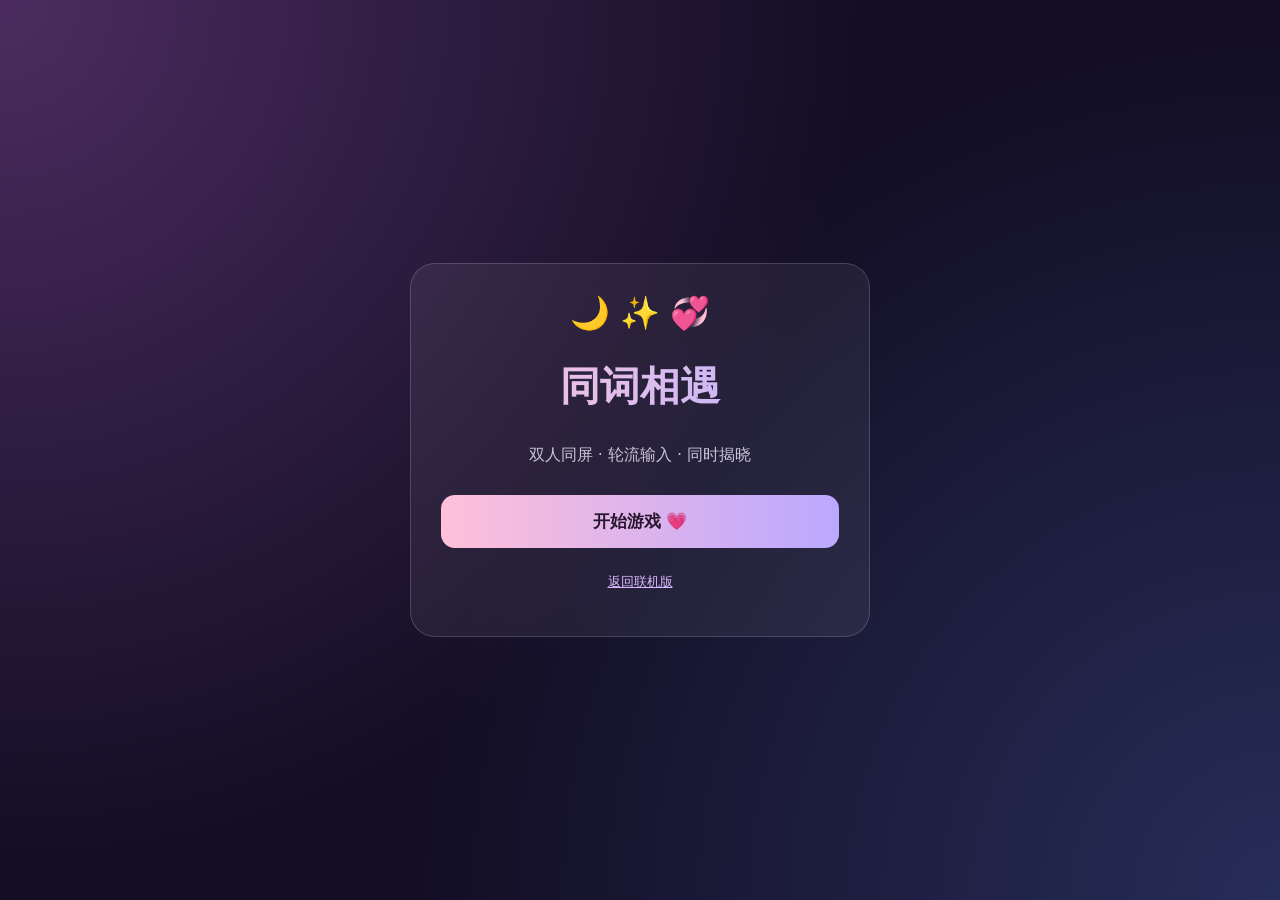
<file: sameword/offline.html>
<!doctype html><html lang="zh-CN"><meta charset="UTF-8"><meta name="viewport" content="width=device-width,initial-scale=1"><title>同词相遇 · 同屏版</title><style>*{box-sizing:border-box}body{margin:0;min-height:100dvh;background:radial-gradient(circle at 0 0,#4c2c60,transparent 55%),radial-gradient(circle at 100% 100%,#272d59,transparent 55%),#130e24;color:white;font-family:system-ui,'Microsoft YaHei',sans-serif;display:grid;place-items:center}.box{width:min(94%,460px);padding:30px;background:#ffffff10;border:1px solid #ffffff2a;border-radius:25px;text-align:center}h1{font-size:40px;background:linear-gradient(90deg,#ffc6dd,#bbb3ff);color:transparent;background-clip:text}p{color:#c9c2d9;line-height:1.8}input,button{width:100%;border:0;border-radius:14px;padding:15px;margin:9px 0;font-size:17px}input{background:#141024;color:#fff;border:1px solid #ffffff50}button{background:linear-gradient(90deg,#ffc0d9,#bba8ff);font-weight:bold;color:#29152d;cursor:pointer}button:disabled{opacity:.5}.chip{display:inline-block;background:#ffffff20;padding:10px 14px;border-radius:12px;margin:5px}.tiny{font-size:13px;color:#b2a7ce}.hidden{display:none}</style><div class="box"><div style="font-size:32px">🌙 ✨ 💞</div><h1>同词相遇</h1><p>双人同屏 · 轮流输入 · 同时揭晓</p><div id="start"><button onclick="start()">开始游戏 💗</button></div><div id="game" class="hidden"><p id="round"></p><div id="prev"></div><p id="guide"></p><input id="word" maxlength="24" placeholder="想到的词语…" autocomplete="off"><button id="send" onclick="submit()">锁定答案 🔮</button><p class="tiny">另一位玩家请暂时移开视线</p></div><div id="reveal" class="hidden"><h2 id="result"></h2><p id="detail"></p><button id="continue" onclick="advance()">继续 →</button></div><div id="hist" class="tiny"></div><p class="tiny"><a href="./" style="color:#dab9ff">返回联机版</a></p></div><script>let r=1,stage=0,words=[],records=[],won=false;const $=x=>document.getElementById(x);function start(){r=1;records=[];stage=0;words=[];show()}function show(){$('start').classList.add('hidden');$('reveal').classList.add('hidden');$('game').classList.remove('hidden');$('round').textContent='ROUND '+String(r).padStart(2,'0');$('guide').textContent=stage===0?'玩家一，请输入你的词语':'玩家二，请输入你的词语';$('prev').replaceChildren();if(r>1){let v=records.at(-1);[v[0],v[1]].forEach(w=>{let e=document.createElement('span');e.className='chip';e.textContent=w;$('prev').append(e)})}$('word').value='';$('word').focus()}function submit(){let v=$('word').value.trim();if(!v)return alert('请输入一个词语');words.push(v);if(stage===0){stage=1;show()}else{records.push(words);won=words[0].normalize('NFKC').toLowerCase().replace(/\s/g,'')===words[1].normalize('NFKC').toLowerCase().replace(/\s/g,'');$('game').classList.add('hidden');$('reveal').classList.remove('hidden');$('result').textContent=won?'🎉 同频成功！':'还没撞词，继续联想！';$('detail').textContent=words[0]+' × '+words[1];$('continue').textContent=won?'再玩一次 ✨':'下一轮 →';$('hist').textContent=records.map((v,i)=>'第'+(i+1)+'轮 '+v.join(' × ')).join('　|　')}}function advance(){if(won){start();return}r++;stage=0;words=[];show()}$('word').addEventListener('keydown',e=>{if(e.key==='Enter'&&!e.isComposing)submit()})</script></html>
</file>
